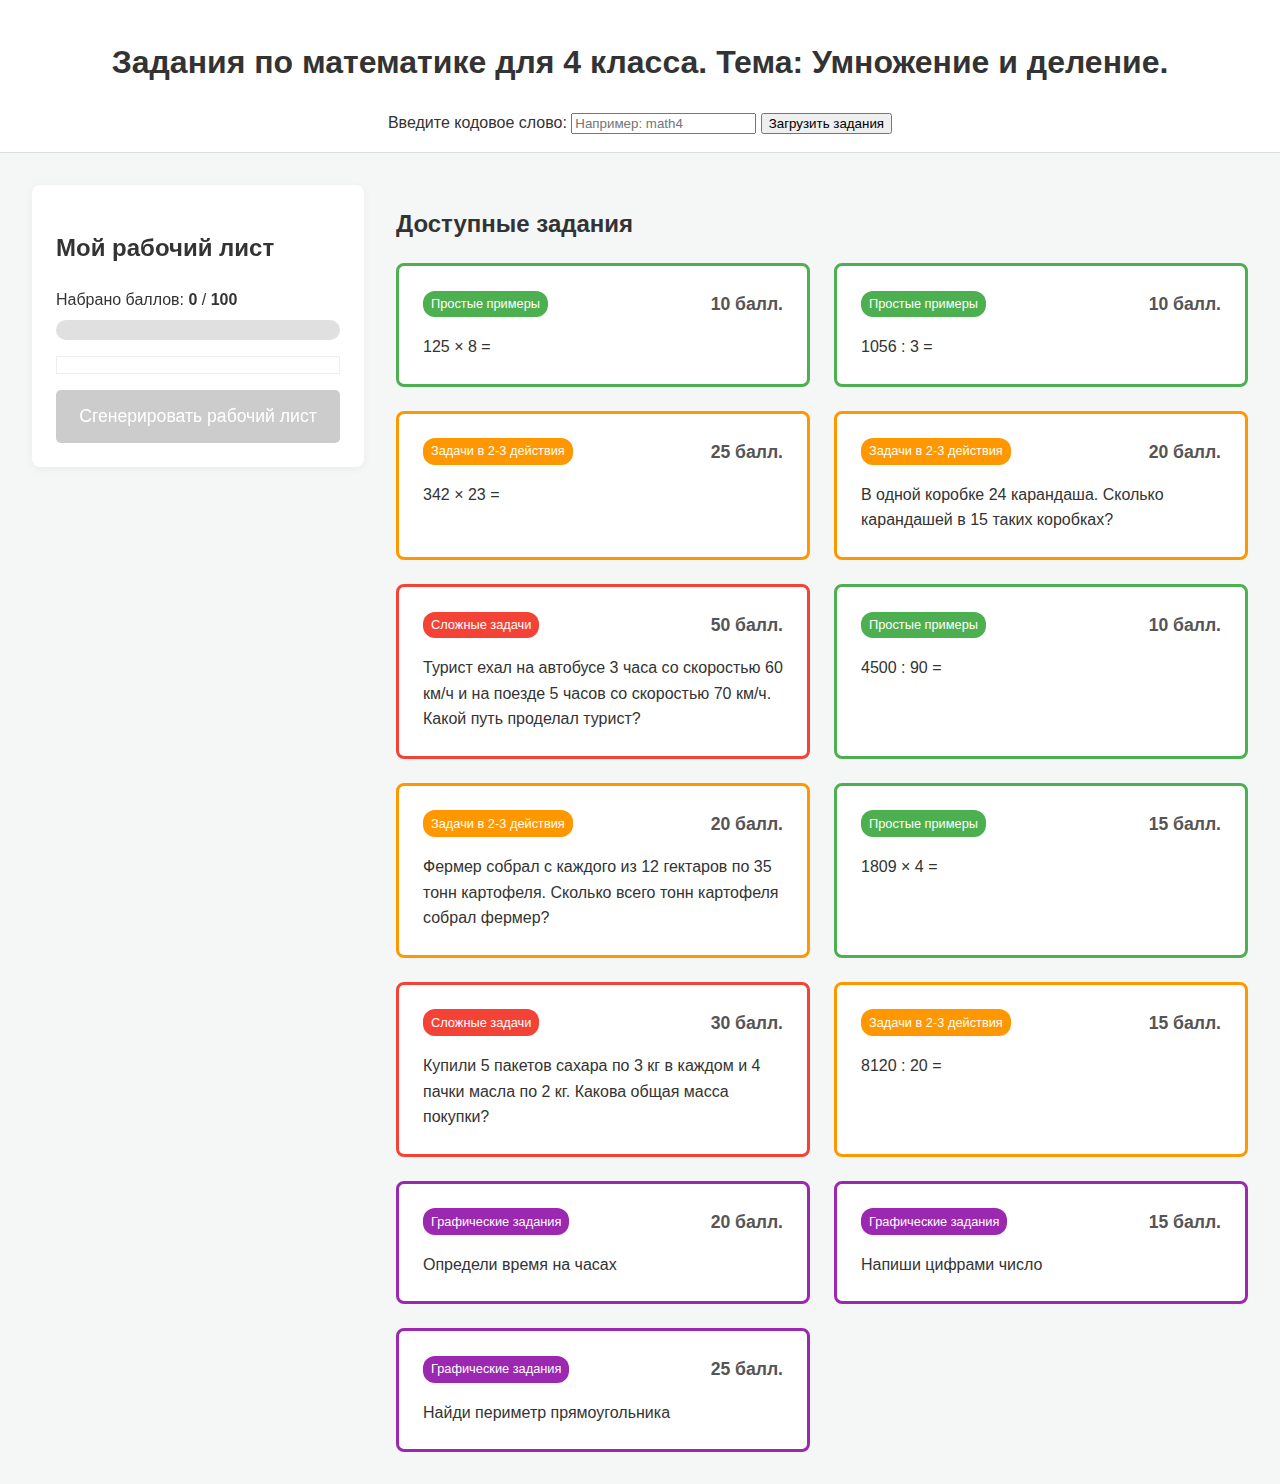
<file: index.html>
<!DOCTYPE html>
<html lang="ru">
<head>
    <meta charset="UTF-8">
    <meta name="viewport" content="width=device-width, initial-scale=1.0">
    <title>Конструктор рабочих листов</title>
    <link rel="stylesheet" href="css/style.css">
</head>
<body>
    <header>
        <h1 id="page-title">Конструктор рабочих листов</h1>
        <div id="codeword-container">
            <label for="codeword-input">Введите кодовое слово:</label>
            <input type="text" id="codeword-input" placeholder="Например: math4">
            <button id="load-exercises-btn">Загрузить задания</button>
        </div>
        <div id="loading-status" style="display: none;">Загрузка...</div>
        <p id="instructions" style="display: none;">Выберите задания, чтобы набрать <strong id="target-score">100</strong> баллов.</p>
    </header>

    <main>
        <section id="worksheet-summary">
            <h2>Мой рабочий лист</h2>
            <div class="score-container">
                <span>Набрано баллов: <strong id="current-score">0</strong> / <strong id="target-score-summary">100</strong></span>
                <div class="progress-bar">
                    <div id="progress-fill"></div>
                </div>
            </div>
            <div id="selected-exercises-list"></div>
            <button id="generate-btn" disabled>Сгенерировать рабочий лист</button>
        </section>

        <section id="exercise-buffet">
            <h2>Доступные задания</h2>
            <div id="filters">
                <!-- Фильтры будут добавлены JS -->
            </div>
            <div id="exercises-container">
                <!-- Карточки заданий будут вставлены сюда JS -->
            </div>
        </section>
    </main>

    <!-- Контейнер для рабочего листа (изначально скрыт) -->
    <div id="worksheet-container" style="display: none;">
        <div class="print-controls">
            <button onclick="window.print()">Печать</button>
            <button id="back-to-selection">Вернуться к выбору</button>
        </div>
        <div id="worksheet-content">
            <header class="worksheet-header">
                <div class="editable-field">
                    <label for="student-name">Имя ученика:</label>
                    <input type="text" id="student-name" placeholder="________________">
                </div>
                <div class="editable-field">
                    <label for="student-class">Класс:</label>
                    <input type="text" id="student-class" placeholder="4 \"__\"">
                </div>
                <div class="editable-field">
                    <label for="worksheet-date">Дата:</label>
                    <input type="date" id="worksheet-date">
                </div>
            </header>
            <main id="exercises-worksheet">
                <!-- Задания будут вставлены сюда JS -->
            </main>
        </div>
    </div>

    <script src="js/app.js"></script>
</body>
</html>
</file>
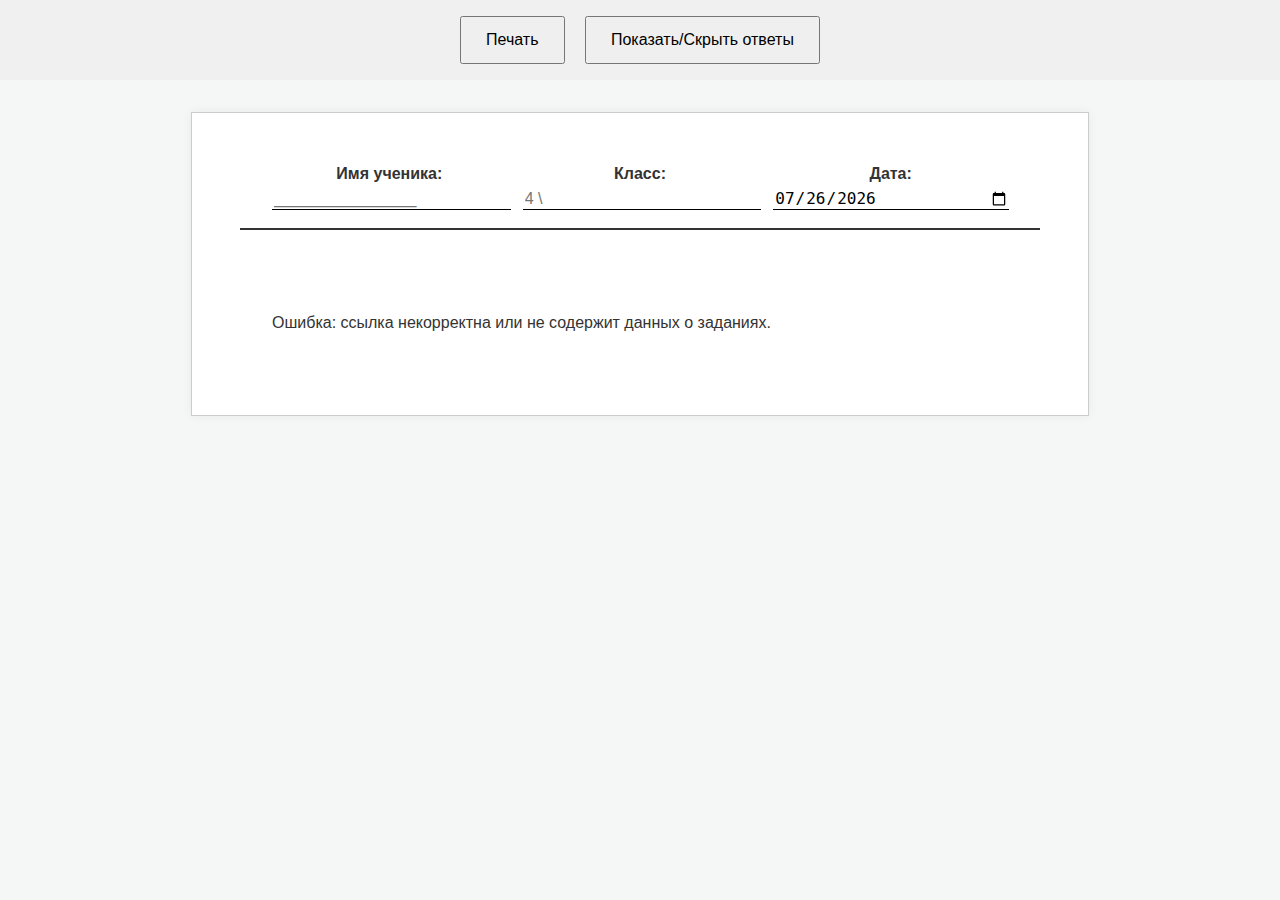
<file: worksheet.html>
<!DOCTYPE html>
<html lang="ru">
<head>
    <meta charset="UTF-8">
    <meta name="viewport" content="width=device-width, initial-scale=1.0">
    <title>Рабочий лист</title>
    <link rel="stylesheet" href="css/style.css">
</head>
<body>
    <div class="print-controls">
        <button onclick="window.print()">Печать</button>
        <button id="toggle-answers">Показать/Скрыть ответы</button>
    </div>

    <div id="worksheet-content">
        <header class="worksheet-header">
            <div class="editable-field">
                <label for="student-name">Имя ученика:</label>
                <input type="text" id="student-name" placeholder="________________">
            </div>
            <div class="editable-field">
                <label for="student-class">Класс:</label>
                <input type="text" id="student-class" placeholder="4 \"__\"">
            </div>
            <div class="editable-field">
                <label for="worksheet-date">Дата:</label>
                <input type="date" id="worksheet-date">
            </div>
        </header>
        <main id="exercises-worksheet">
            <!-- Задания будут вставлены сюда JS -->
        </main>
    </div>

    <script src="js/worksheet.js"></script>
</body>
</html>
</file>
<file: css/style.css>
/* --- Общие стили --- */
body {
    font-family: -apple-system, BlinkMacSystemFont, 'Segoe UI', Roboto, Helvetica, Arial, sans-serif;
    line-height: 1.6;
    margin: 0;
    background-color: #f4f7f6;
    color: #333;
}

header {
    background-color: #fff;
    padding: 1rem 2rem;
    border-bottom: 1px solid #ddd;
    text-align: center;
}

main {
    display: flex;
    gap: 2rem;
    padding: 2rem;
    max-width: 1400px;
    margin: 0 auto;
}

/* --- Конструктор (index.html) --- */
#worksheet-summary {
    flex: 1;
    position: sticky;
    top: 1rem;
    height: fit-content;
    background: #fff;
    padding: 1.5rem;
    border-radius: 8px;
    box-shadow: 0 2px 10px rgba(0,0,0,0.05);
}

#exercise-buffet {
    flex: 3;
}

#exercises-container {
    display: grid;
    grid-template-columns: repeat(auto-fill, minmax(280px, 1fr));
    gap: 1.5rem;
}

.exercise-card {
    background: #fff;
    border: 3px solid #ddd;
    border-radius: 8px;
    padding: 1.5rem;
    cursor: pointer;
    transition: all 0.2s ease-in-out;
    position: relative;
}

.exercise-card:hover {
    transform: translateY(-5px);
    box-shadow: 0 5px 15px rgba(0,0,0,0.1);
}

.exercise-card.selected {
    background-color: #e8f5e9;
    cursor: not-allowed;
    opacity: 0.7;
}

.exercise-card.selected::after {
    content: '✓';
    position: absolute;
    top: 10px;
    right: 15px;
    font-size: 1.5rem;
    color: #4CAF50;
    font-weight: bold;
}

.card-header {
    display: flex;
    justify-content: space-between;
    align-items: center;
    margin-bottom: 1rem;
}

.card-category {
    font-size: 0.8rem;
    padding: 0.2rem 0.5rem;
    border-radius: 12px;
    color: white;
    background-color: #ccc; /* будет переопределено JS */
}

.card-points {
    font-weight: bold;
    font-size: 1.1rem;
    color: #555;
}

.score-container {
    margin-bottom: 1rem;
}

.progress-bar {
    width: 100%;
    height: 20px;
    background-color: #e0e0e0;
    border-radius: 10px;
    overflow: hidden;
    margin-top: 0.5rem;
}

#progress-fill {
    height: 100%;
    background-color: #2196F3;
    width: 0%;
    transition: width 0.3s ease;
}

#selected-exercises-list {
    max-height: 200px;
    overflow-y: auto;
    margin-bottom: 1rem;
    border: 1px solid #eee;
    padding: 0.5rem;
}

#generate-btn {
    width: 100%;
    padding: 1rem;
    font-size: 1.1rem;
    background-color: #4CAF50;
    color: white;
    border: none;
    border-radius: 5px;
    cursor: pointer;
    transition: background-color 0.2s;
}

#generate-btn:disabled {
    background-color: #ccc;
    cursor: not-allowed;
}

#generate-btn:not(:disabled):hover {
    background-color: #45a049;
}

#worksheet-container {
    position: fixed;
    top: 0;
    left: 0;
    width: 100%;
    height: 100%;
    background-color: #fff;
    z-index: 1000;
    overflow-y: auto;
}

#back-to-selection {
    background-color: #2196F3;
    color: white;
    border: none;
    padding: 0.8rem 1.5rem;
    margin: 0 0.5rem;
    font-size: 1rem;
    cursor: pointer;
    border-radius: 4px;
}

#back-to-selection:hover {
    background-color: #0b7dda;
}

/* --- Рабочий лист (worksheet.html) --- */
.print-controls {
    text-align: center;
    padding: 1rem;
    background: #f0f0f0;
    margin-bottom: 2rem;
}

.print-controls button {
    padding: 0.8rem 1.5rem;
    margin: 0 0.5rem;
    font-size: 1rem;
    cursor: pointer;
}

#worksheet-content {
    background: white;
    max-width: 800px;
    margin: 0 auto;
    padding: 2rem 3rem;
    border: 1px solid #ccc;
    box-shadow: 0 0 10px rgba(0,0,0,0.05);
}

.worksheet-header {
    display: grid;
    grid-template-columns: 1fr 1fr 1fr;
    gap: 1rem;
    border-bottom: 2px solid #333;
    padding-bottom: 1rem;
    margin-bottom: 2rem;
}

.editable-field label {
    font-weight: bold;
}

.editable-field input {
    width: 100%;
    border: none;
    border-bottom: 1px solid black;
    background: transparent;
    font-size: 1rem;
}

#exercises-worksheet {
    display: grid;
    grid-template-columns: repeat(auto-fit, minmax(250px, 1fr));
    gap: 1rem;
    width: 100%;
}

#exercises-worksheet .worksheet-item {
    border: 1px solid #ddd;
    border-radius: 8px;
    padding: 1rem;
    break-inside: avoid; /* Предотвращает разрыв элемента при печати */
    display: flex;
    flex-direction: column;
    height: 100%;
    box-sizing: border-box;
}

#exercises-worksheet .worksheet-item .item-number {
    font-weight: bold;
    margin-right: 0.5rem;
    color: #2196F3;
}

#exercises-worksheet .worksheet-item .item-text {
    flex-grow: 1;
    margin-bottom: 0.5rem;
}

.answer {
    display: none; /* Ответы скрыты по умолчанию */
    margin-left: 1rem;
    color: #d9534f;
    font-weight: bold;
}

.answer.visible {
    display: inline;
}

/* --- СТИЛИ ДЛЯ ПЕЧАТИ --- */
@media print {
    /* Скрываем все элементы управления */
    body * {
        visibility: hidden;
    }
    
    /* Показываем только контент для печати */
    #worksheet-content, #worksheet-content * {
        visibility: visible;
    }
    
    #worksheet-content {
        position: absolute;
        left: 0;
        top: 0;
        width: 100%;
        box-shadow: none;
        border: none;
        padding: 1.5cm; /* Отступы для печати */
    }
    
    /* Оптимизация сетки для печати */
    #exercises-worksheet {
        grid-template-columns: repeat(2, 1fr) !important;
        gap: 0.8cm !important;
    }
    
    /* Уменьшаем отступы в ячейках при печати */
    .worksheet-item {
        padding: 0.5cm !important;
        margin-bottom: 0 !important;
    }
    
    /* Скрываем ответы при печати по умолчанию */
    .answer {
        display: none !important;
    }

    /* Настройки страницы A4 */
    @page {
        size: A4;
        margin: 1.5cm;
    }
    
    /* Убираем поля у body */
    body {
        margin: 0;
    }
}
</file>
